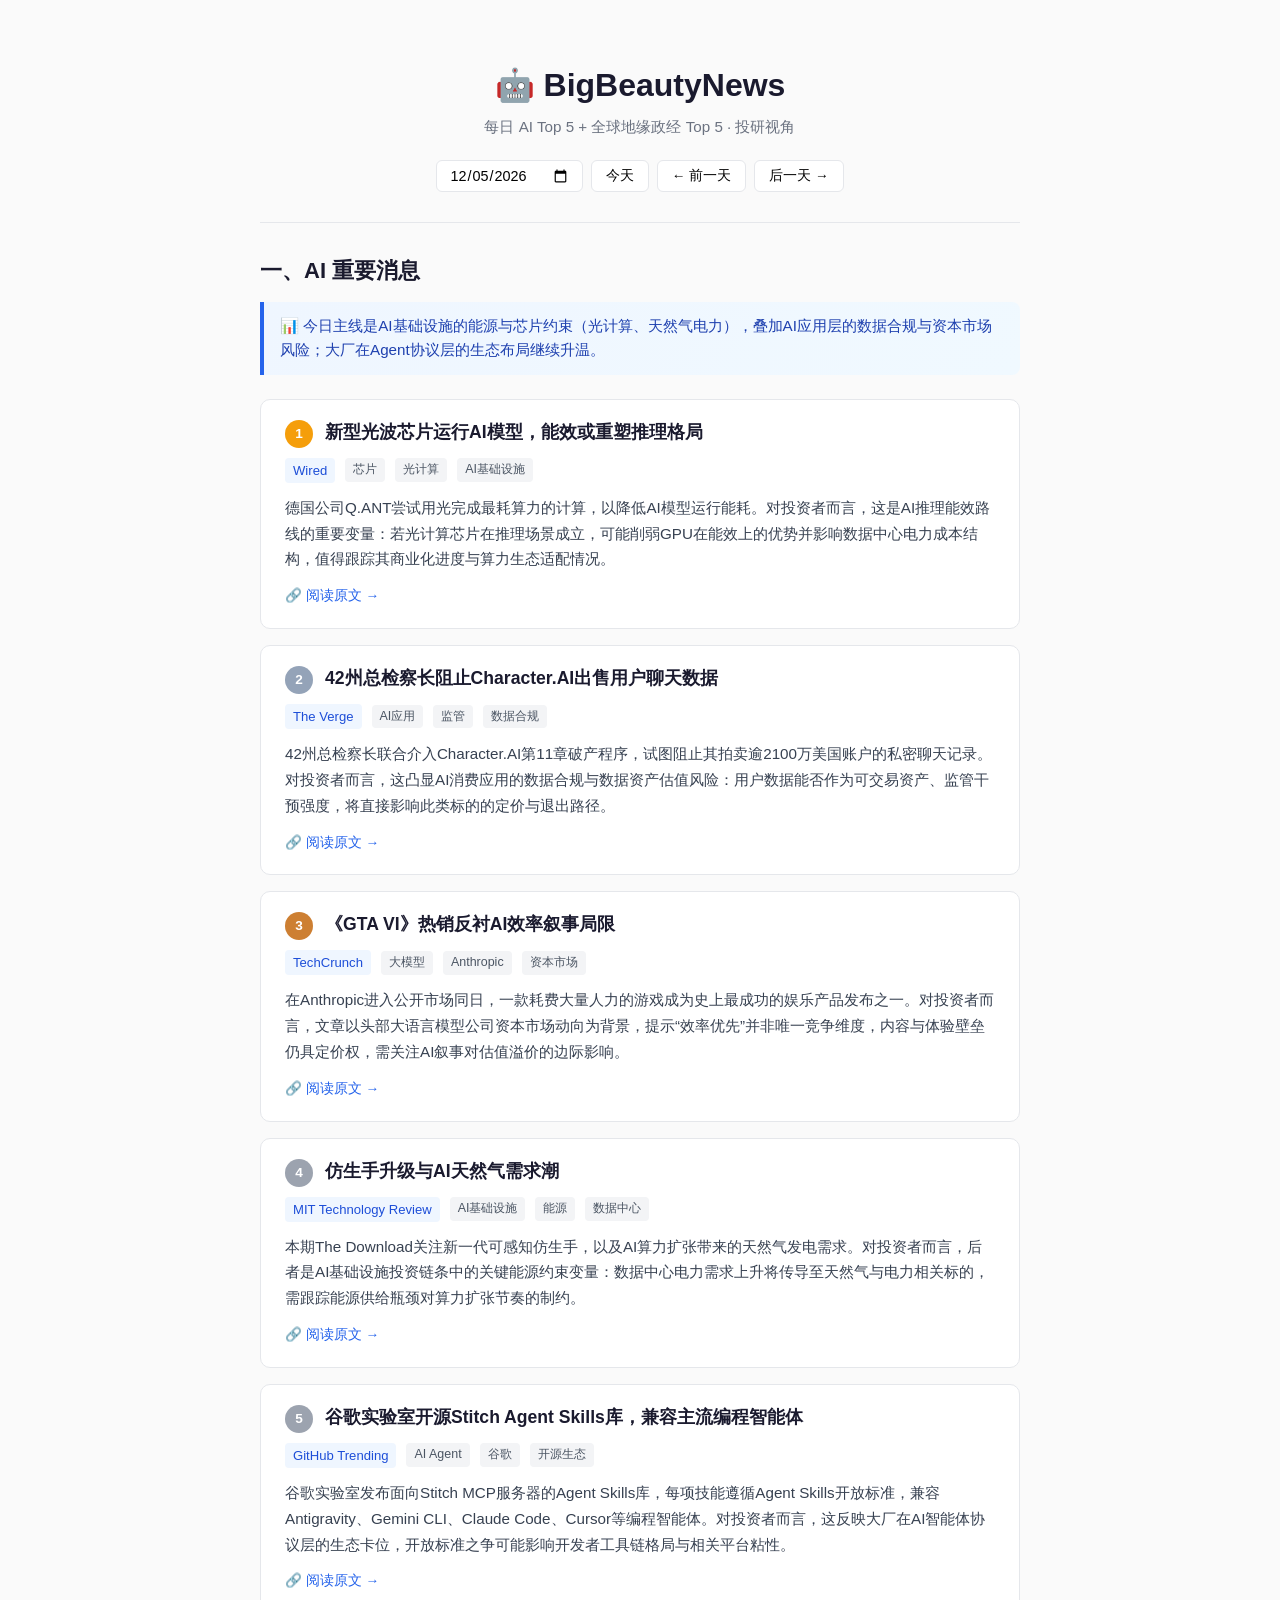
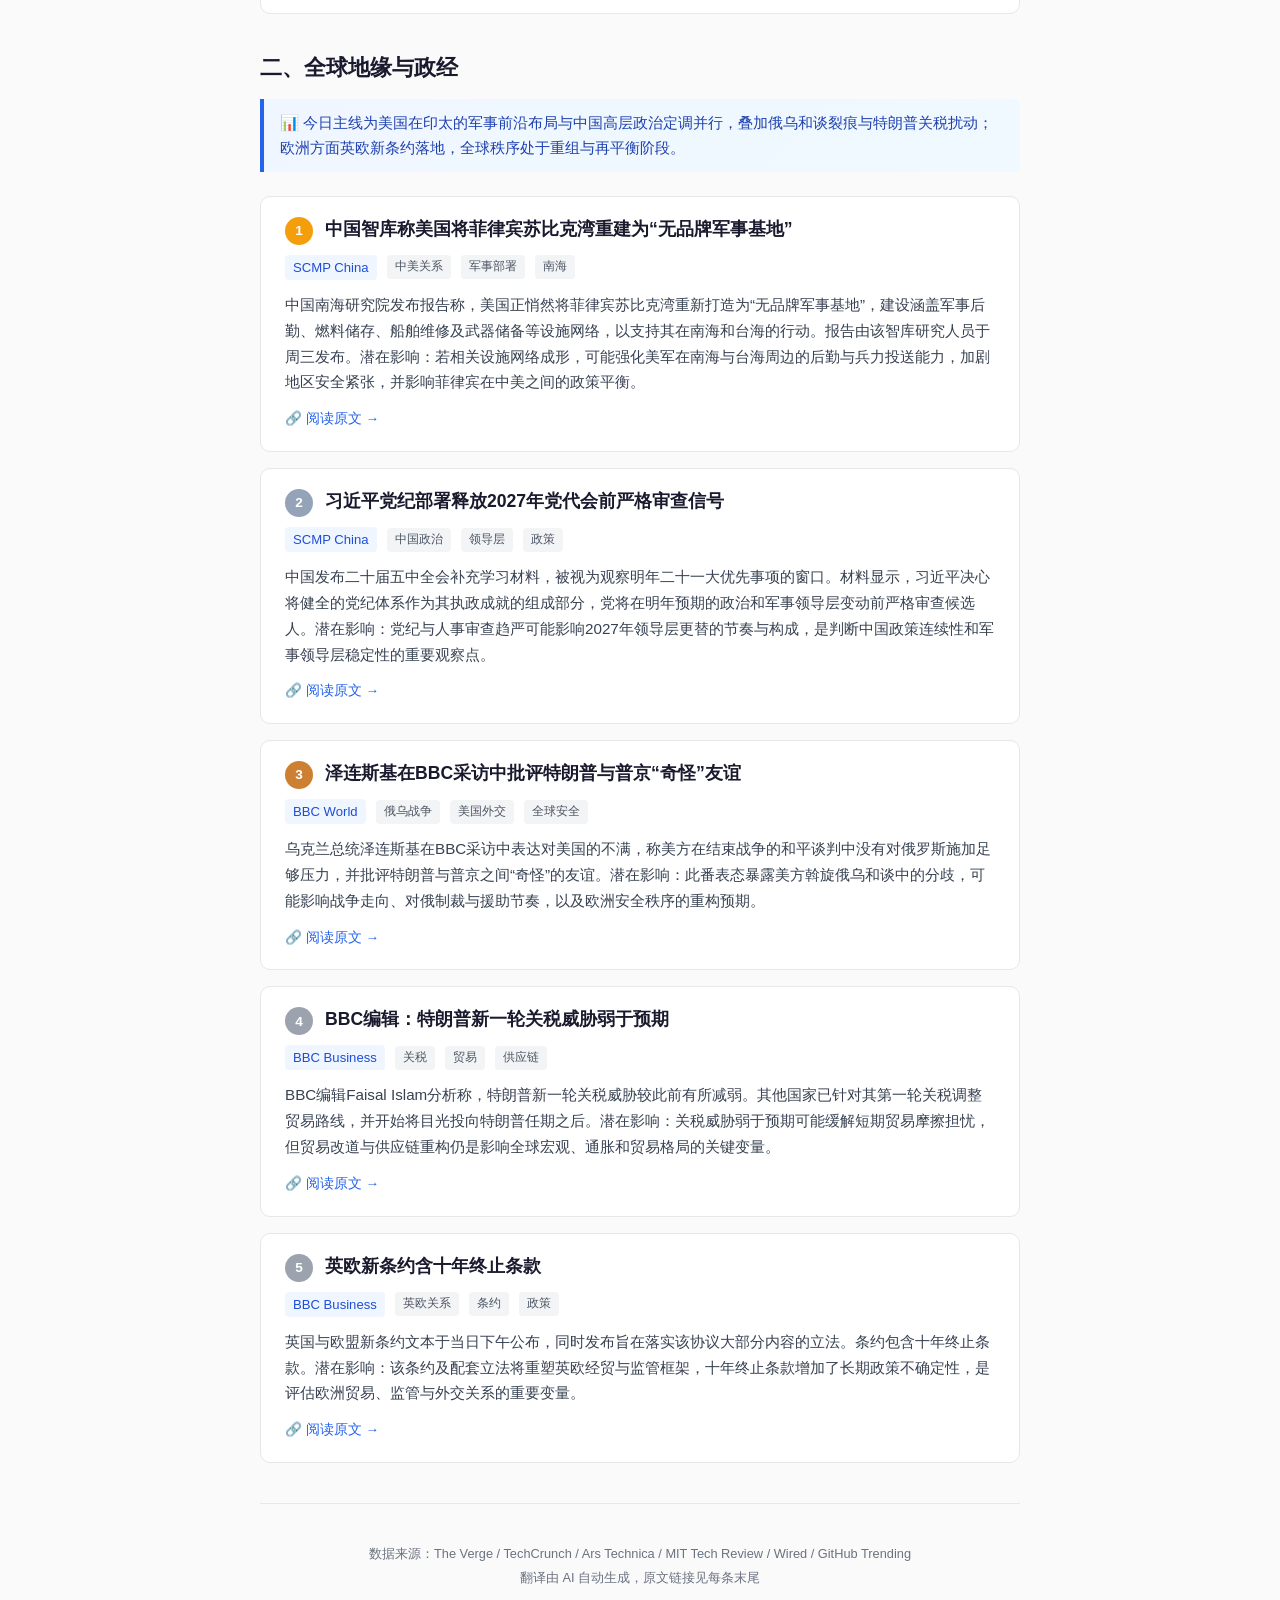
<file: web/index.html>
<!DOCTYPE html>
<html lang="zh-CN">
<head>
  <meta charset="UTF-8">
  <meta name="viewport" content="width=device-width, initial-scale=1.0">
  <title>BigBeautyNews — AI 与全球政经双榜单</title>
  <link rel="stylesheet" href="style.css">
</head>
<body>
  <header>
    <h1>🤖 BigBeautyNews</h1>
    <p class="subtitle">每日 AI Top 5 + 全球地缘政经 Top 5 · 投研视角</p>
    <div class="controls">
      <input type="date" id="datePicker" />
      <button id="btnToday">今天</button>
      <button id="btnPrev">← 前一天</button>
      <button id="btnNext">后一天 →</button>
    </div>
  </header>

  <main id="content">
    <div class="loading">加载中...</div>
  </main>

  <footer>
    <p>数据来源：The Verge / TechCrunch / Ars Technica / MIT Tech Review / Wired / GitHub Trending</p>
    <p>翻译由 AI 自动生成，原文链接见每条末尾</p>
  </footer>

  <script src="app.js"></script>
</body>
</html>
</file>
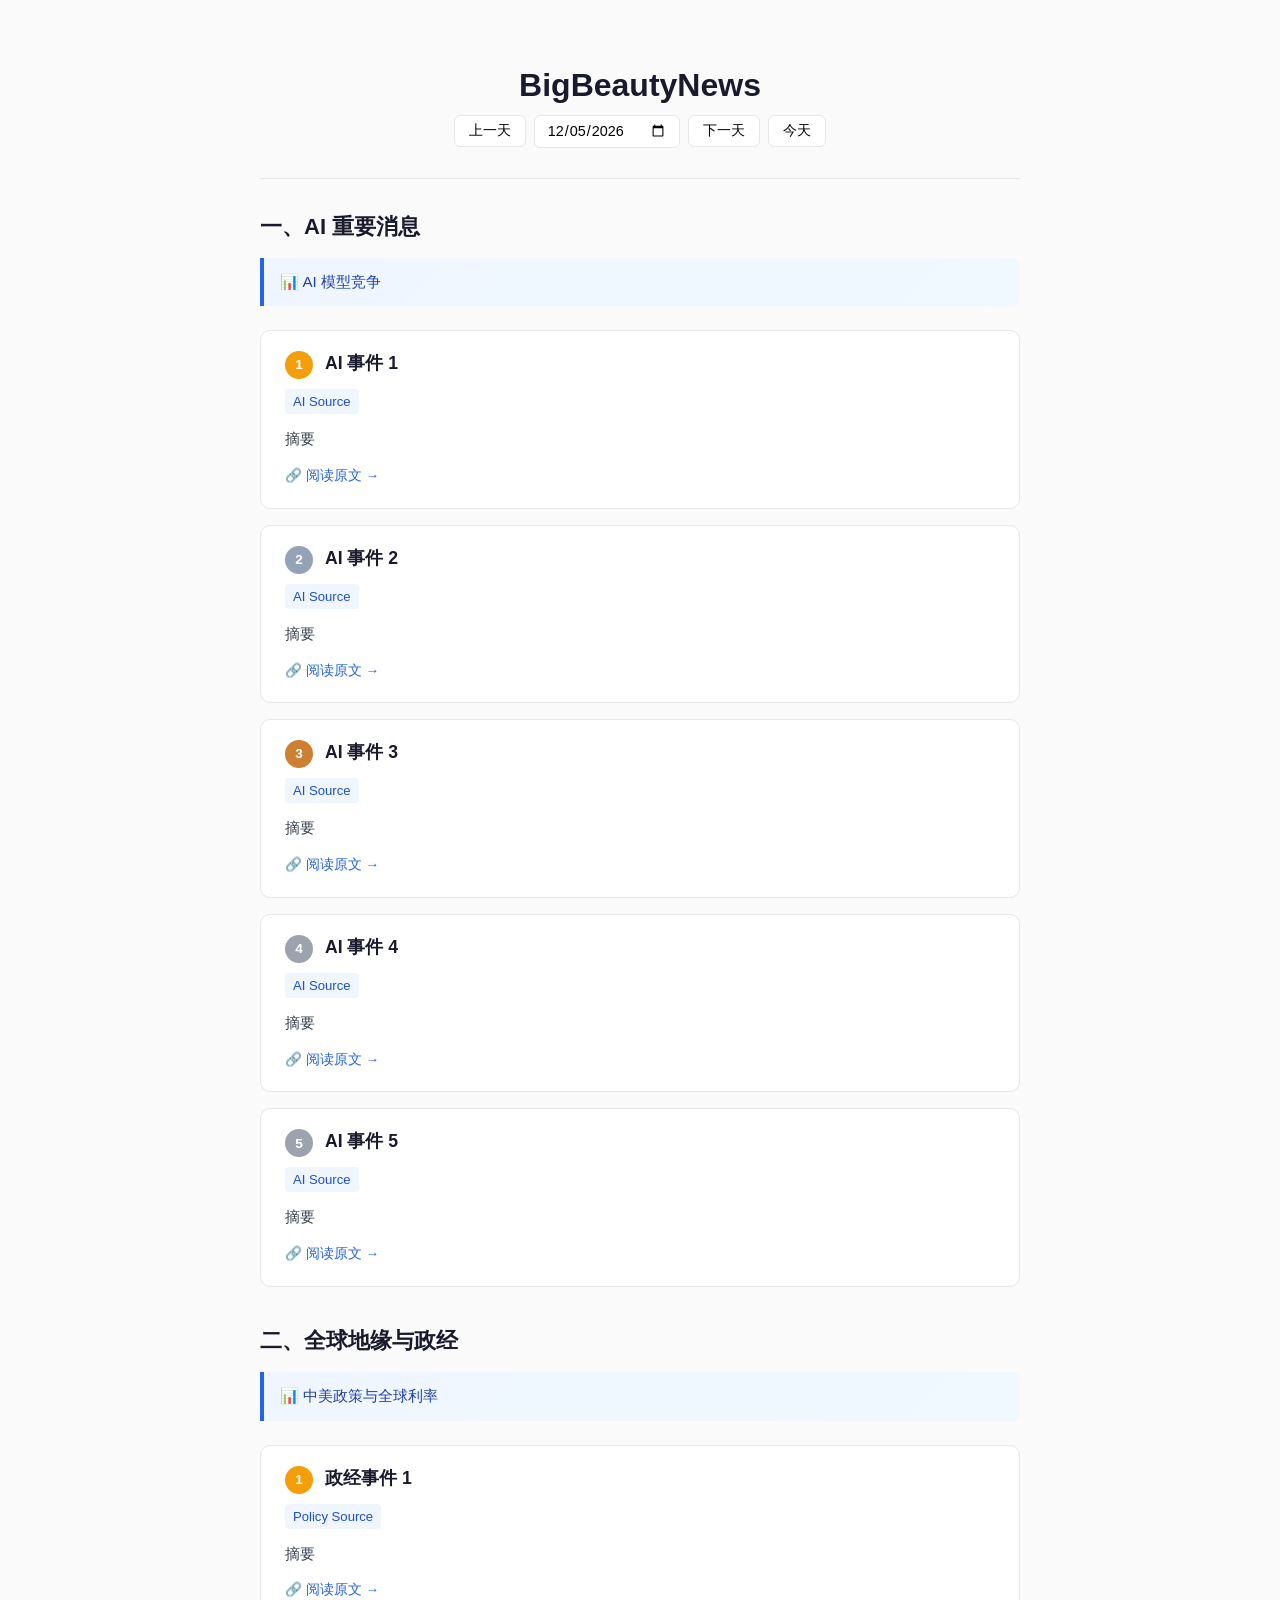
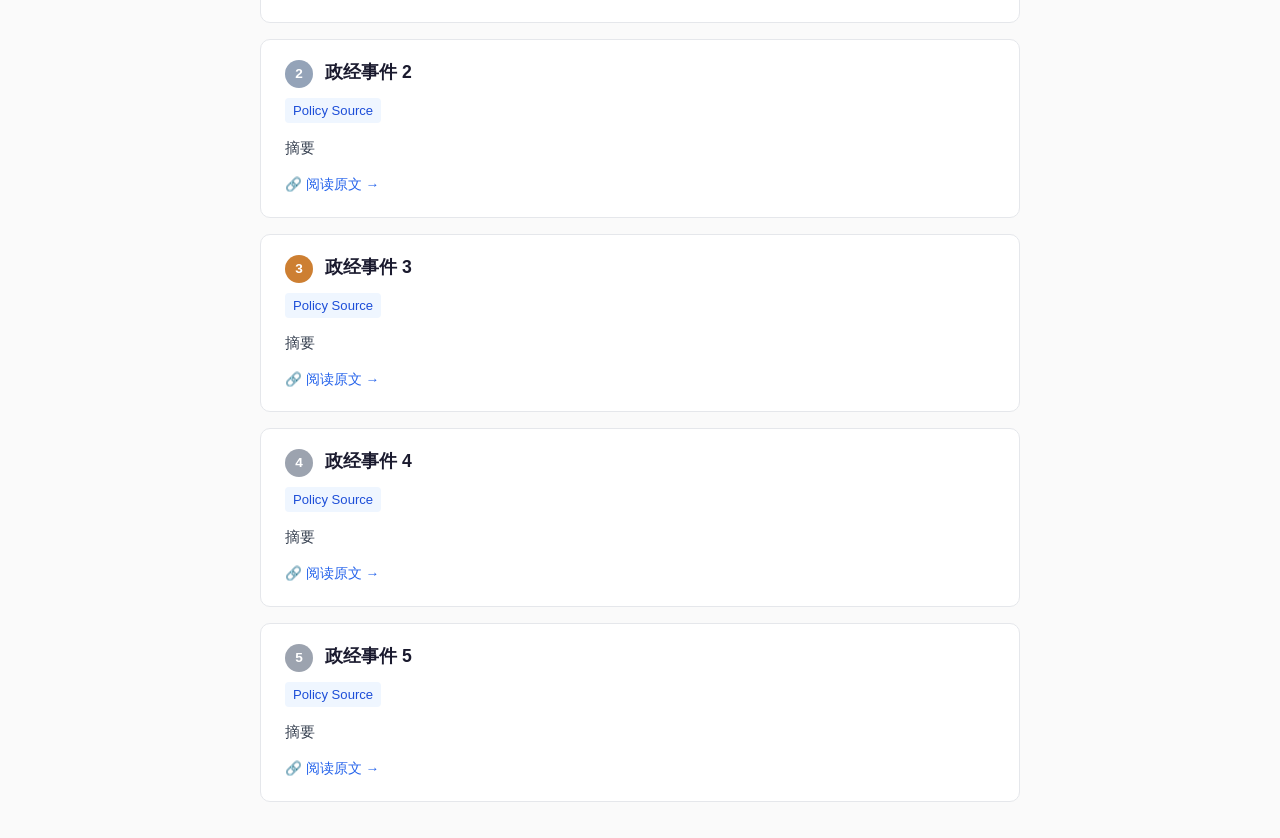
<file: tests/fixtures/web/index.html>
<!DOCTYPE html>
<html lang="zh-CN">
<head>
  <meta charset="UTF-8">
  <meta name="viewport" content="width=device-width, initial-scale=1.0">
  <title>BigBeautyNews 双榜单测试</title>
  <link rel="stylesheet" href="../../../web/style.css">
</head>
<body>
  <header>
    <h1>BigBeautyNews</h1>
    <div class="controls">
      <button id="btnPrev">上一天</button>
      <input id="datePicker" type="date">
      <button id="btnNext">下一天</button>
      <button id="btnToday">今天</button>
    </div>
  </header>
  <main id="content"></main>
  <script src="../../../web/app.js"></script>
</body>
</html>
</file>
<file: web/style.css>
/* BigBeautyNews 样式 */

:root {
  --bg: #fafafa;
  --card-bg: #ffffff;
  --text: #1a1a2e;
  --text-secondary: #6b7280;
  --accent: #2563eb;
  --border: #e5e7eb;
  --rank-1: #f59e0b;
  --rank-2: #94a3b8;
  --rank-3: #cd7f32;
  --tag-bg: #eff6ff;
  --tag-text: #1d4ed8;
}

* {
  box-sizing: border-box;
  margin: 0;
  padding: 0;
}

body {
  font-family: -apple-system, BlinkMacSystemFont, "Segoe UI", "PingFang SC", "Hiragino Sans GB", "Microsoft YaHei", sans-serif;
  background: var(--bg);
  color: var(--text);
  line-height: 1.6;
  max-width: 800px;
  margin: 0 auto;
  padding: 20px;
}

header {
  text-align: center;
  padding: 40px 0 30px;
  border-bottom: 1px solid var(--border);
  margin-bottom: 30px;
}

header h1 {
  font-size: 2rem;
  margin-bottom: 4px;
}

.subtitle {
  color: var(--text-secondary);
  font-size: 0.95rem;
  margin-bottom: 20px;
}

.controls {
  display: flex;
  justify-content: center;
  align-items: center;
  gap: 8px;
  flex-wrap: wrap;
}

.controls input[type="date"] {
  padding: 6px 12px;
  border: 1px solid var(--border);
  border-radius: 6px;
  font-size: 0.9rem;
  font-family: inherit;
}

.controls button {
  padding: 6px 14px;
  border: 1px solid var(--border);
  border-radius: 6px;
  background: var(--card-bg);
  cursor: pointer;
  font-size: 0.85rem;
  font-family: inherit;
  transition: background 0.15s;
}

.controls button:hover {
  background: #f3f4f6;
}

/* 主题栏 */
.daily-theme {
  background: linear-gradient(135deg, #eff6ff, #f0f9ff);
  border-left: 4px solid var(--accent);
  padding: 12px 16px;
  margin-bottom: 24px;
  border-radius: 0 8px 8px 0;
  font-size: 0.95rem;
  color: #1e40af;
}

.news-section + .news-section {
  margin-top: 36px;
}

.section-title {
  margin: 0 0 14px;
  font-size: 22px;
  color: var(--text);
}

/* 文章卡片 */
.article-card {
  background: var(--card-bg);
  border: 1px solid var(--border);
  border-radius: 10px;
  padding: 20px 24px;
  margin-bottom: 16px;
  transition: box-shadow 0.15s;
}

.article-card:hover {
  box-shadow: 0 2px 12px rgba(0,0,0,0.06);
}

.article-header {
  display: flex;
  align-items: flex-start;
  gap: 12px;
  margin-bottom: 10px;
}

.rank-badge {
  flex-shrink: 0;
  width: 28px;
  height: 28px;
  border-radius: 50%;
  display: flex;
  align-items: center;
  justify-content: center;
  font-weight: 700;
  font-size: 0.85rem;
  color: white;
}

.rank-1 .rank-badge { background: var(--rank-1); }
.rank-2 .rank-badge { background: var(--rank-2); }
.rank-3 .rank-badge { background: var(--rank-3); }
.rank-4 .rank-badge, .rank-5 .rank-badge { background: #9ca3af; }

.article-title {
  font-size: 1.1rem;
  font-weight: 600;
  line-height: 1.4;
}

.article-meta {
  display: flex;
  gap: 10px;
  align-items: center;
  margin-bottom: 12px;
  font-size: 0.82rem;
  color: var(--text-secondary);
}

.source-tag {
  background: var(--tag-bg);
  color: var(--tag-text);
  padding: 2px 8px;
  border-radius: 4px;
  font-weight: 500;
}

.tag {
  background: #f3f4f6;
  color: #4b5563;
  padding: 2px 8px;
  border-radius: 4px;
  font-size: 0.78rem;
}

.article-summary {
  font-size: 0.95rem;
  color: #374151;
  margin-bottom: 10px;
  line-height: 1.7;
}

.article-link {
  display: inline-block;
  font-size: 0.85rem;
  color: var(--accent);
  text-decoration: none;
  border-bottom: 1px solid transparent;
  transition: border-color 0.15s;
}

.article-link:hover {
  border-bottom-color: var(--accent);
}

/* 加载 & 空状态 */
.loading, .empty {
  text-align: center;
  padding: 60px 20px;
  color: var(--text-secondary);
}

.empty .icon { font-size: 3rem; margin-bottom: 12px; }

/* footer */
footer {
  text-align: center;
  padding: 40px 0 20px;
  font-size: 0.8rem;
  color: var(--text-secondary);
  border-top: 1px solid var(--border);
  margin-top: 40px;
}

footer p { margin-bottom: 4px; }

/* 响应式 */
@media (max-width: 600px) {
  body { padding: 12px; }
  header h1 { font-size: 1.5rem; }
  .article-card { padding: 14px 16px; }
}
</file>
